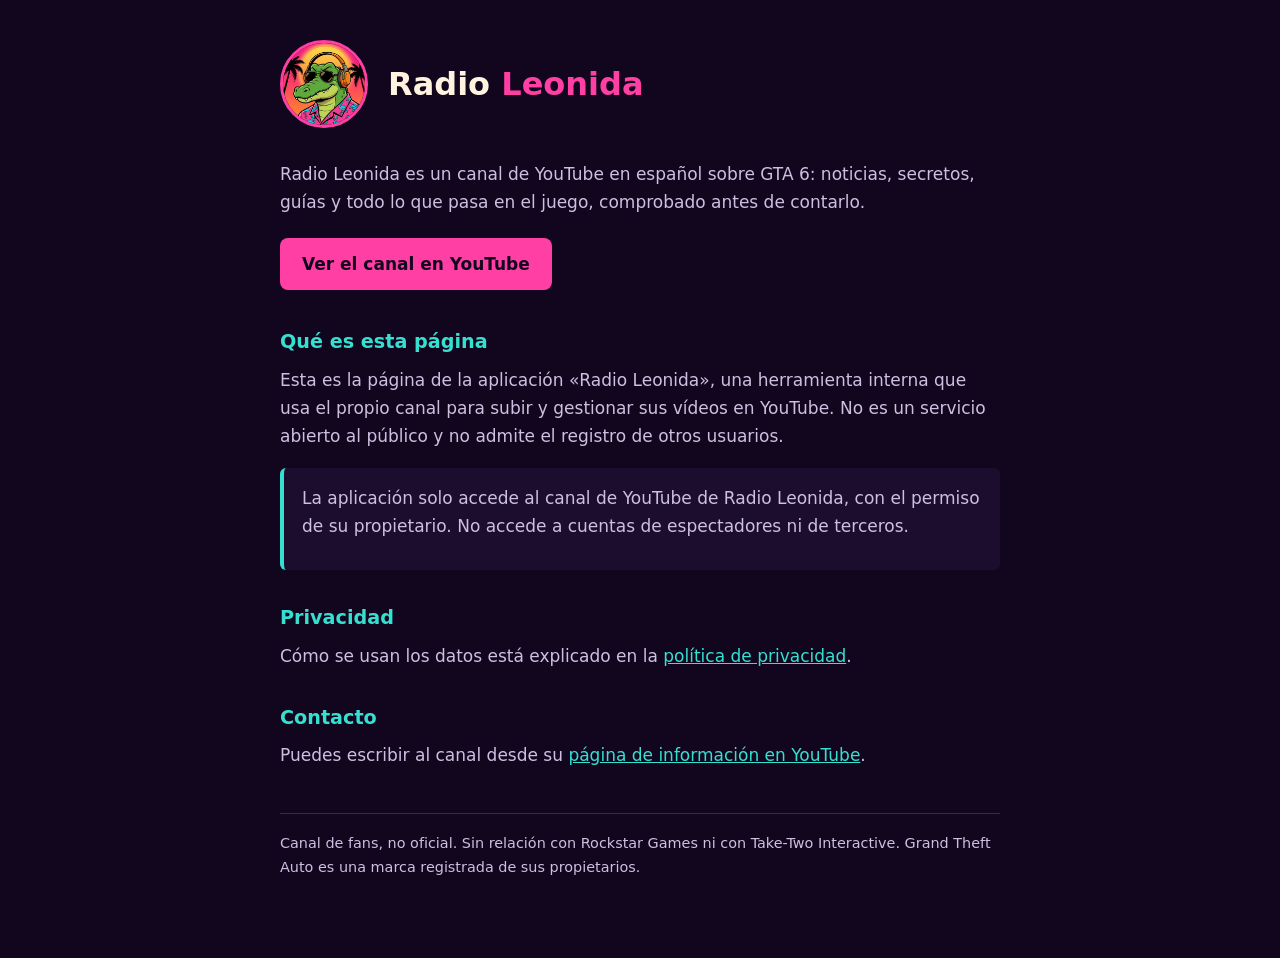
<file: index.html>
<!doctype html>
<html lang="es">
<head>
<meta charset="utf-8">
<meta name="viewport" content="width=device-width, initial-scale=1">
<title>Radio Leonida</title>
<meta name="description" content="Radio Leonida, canal de YouTube en español sobre GTA 6.">
<link rel="stylesheet" href="estilo.css">
<link rel="icon" href="icono.png">
</head>
<body>
<main>
<header>
<img src="icono.png" alt="Mascota de Radio Leonida: un caimán con auriculares">
<h1>Radio <span>Leonida</span></h1>
</header>

<p>Radio Leonida es un canal de YouTube en español sobre GTA 6: noticias, secretos, guías y todo lo que pasa en el juego, comprobado antes de contarlo.</p>

<a class="boton" href="https://www.youtube.com/@GTARadioLeonida">Ver el canal en YouTube</a>

<h2>Qué es esta página</h2>
<p>Esta es la página de la aplicación «Radio Leonida», una herramienta interna que usa el propio canal para subir y gestionar sus vídeos en YouTube. No es un servicio abierto al público y no admite el registro de otros usuarios.</p>

<div class="caja">
<p>La aplicación solo accede al canal de YouTube de Radio Leonida, con el permiso de su propietario. No accede a cuentas de espectadores ni de terceros.</p>
</div>

<h2>Privacidad</h2>
<p>Cómo se usan los datos está explicado en la <a href="privacidad.html">política de privacidad</a>.</p>

<h2>Contacto</h2>
<p>Puedes escribir al canal desde su <a href="https://www.youtube.com/@GTARadioLeonida/about">página de información en YouTube</a>.</p>

<footer>
<p>Canal de fans, no oficial. Sin relación con Rockstar Games ni con Take-Two Interactive. Grand Theft Auto es una marca registrada de sus propietarios.</p>
</footer>
</main>
</body>
</html>
</file>
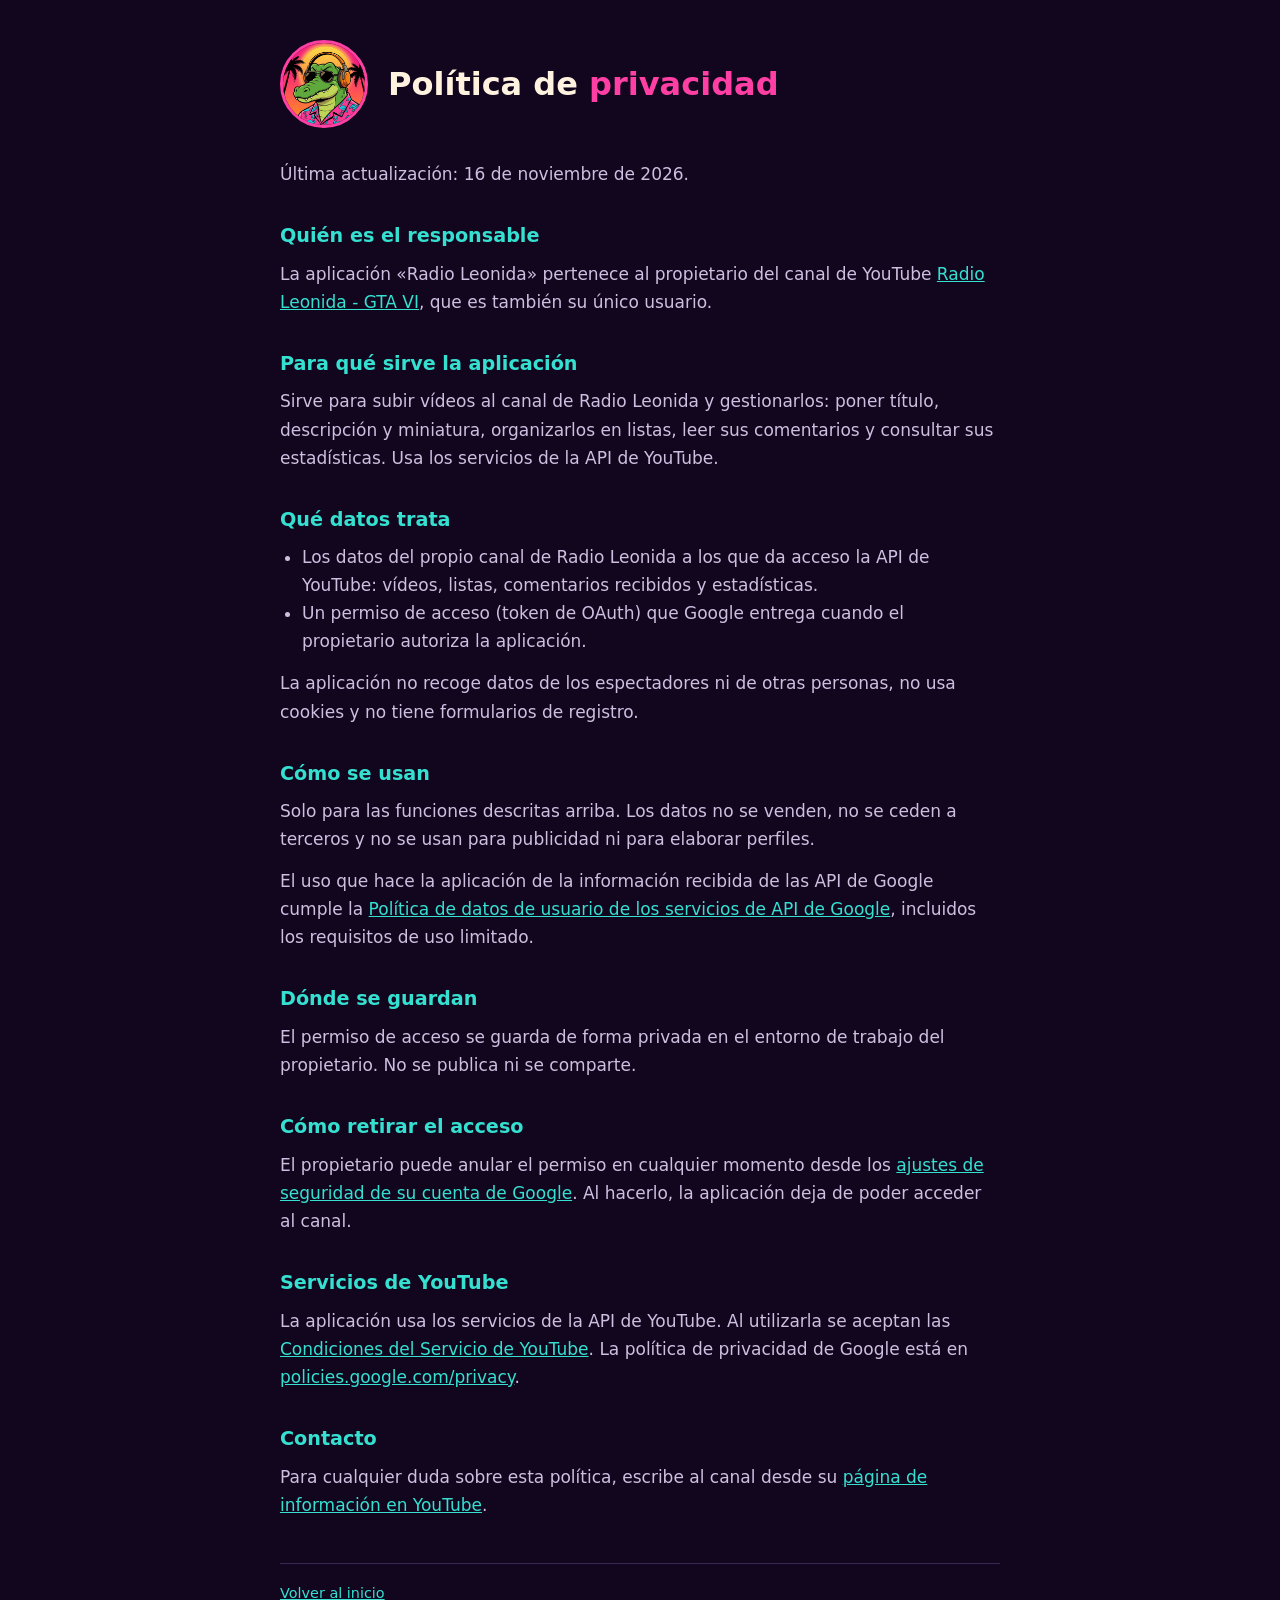
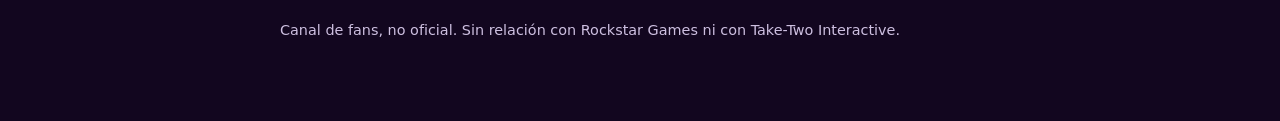
<file: privacidad.html>
<!doctype html>
<html lang="es">
<head>
<meta charset="utf-8">
<meta name="viewport" content="width=device-width, initial-scale=1">
<title>Política de privacidad · Radio Leonida</title>
<meta name="description" content="Política de privacidad de la aplicación Radio Leonida.">
<link rel="stylesheet" href="estilo.css">
<link rel="icon" href="icono.png">
</head>
<body>
<main>
<header>
<img src="icono.png" alt="Mascota de Radio Leonida: un caimán con auriculares">
<h1>Política de <span>privacidad</span></h1>
</header>

<p>Última actualización: 16 de noviembre de 2026.</p>

<h2>Quién es el responsable</h2>
<p>La aplicación «Radio Leonida» pertenece al propietario del canal de YouTube <a href="https://www.youtube.com/@GTARadioLeonida">Radio Leonida - GTA VI</a>, que es también su único usuario.</p>

<h2>Para qué sirve la aplicación</h2>
<p>Sirve para subir vídeos al canal de Radio Leonida y gestionarlos: poner título, descripción y miniatura, organizarlos en listas, leer sus comentarios y consultar sus estadísticas. Usa los servicios de la API de YouTube.</p>

<h2>Qué datos trata</h2>
<ul>
<li>Los datos del propio canal de Radio Leonida a los que da acceso la API de YouTube: vídeos, listas, comentarios recibidos y estadísticas.</li>
<li>Un permiso de acceso (token de OAuth) que Google entrega cuando el propietario autoriza la aplicación.</li>
</ul>
<p>La aplicación no recoge datos de los espectadores ni de otras personas, no usa cookies y no tiene formularios de registro.</p>

<h2>Cómo se usan</h2>
<p>Solo para las funciones descritas arriba. Los datos no se venden, no se ceden a terceros y no se usan para publicidad ni para elaborar perfiles.</p>
<p>El uso que hace la aplicación de la información recibida de las API de Google cumple la <a href="https://developers.google.com/terms/api-services-user-data-policy">Política de datos de usuario de los servicios de API de Google</a>, incluidos los requisitos de uso limitado.</p>

<h2>Dónde se guardan</h2>
<p>El permiso de acceso se guarda de forma privada en el entorno de trabajo del propietario. No se publica ni se comparte.</p>

<h2>Cómo retirar el acceso</h2>
<p>El propietario puede anular el permiso en cualquier momento desde los <a href="https://myaccount.google.com/permissions">ajustes de seguridad de su cuenta de Google</a>. Al hacerlo, la aplicación deja de poder acceder al canal.</p>

<h2>Servicios de YouTube</h2>
<p>La aplicación usa los servicios de la API de YouTube. Al utilizarla se aceptan las <a href="https://www.youtube.com/t/terms">Condiciones del Servicio de YouTube</a>. La política de privacidad de Google está en <a href="https://policies.google.com/privacy">policies.google.com/privacy</a>.</p>

<h2>Contacto</h2>
<p>Para cualquier duda sobre esta política, escribe al canal desde su <a href="https://www.youtube.com/@GTARadioLeonida/about">página de información en YouTube</a>.</p>

<footer>
<p><a href="index.html">Volver al inicio</a></p>
<p>Canal de fans, no oficial. Sin relación con Rockstar Games ni con Take-Two Interactive.</p>
</footer>
</main>
</body>
</html>
</file>
<file: estilo.css>
:root{--fondo:#12061f;--panel:#1c0d2e;--texto:#fff3e0;--suave:#cdbfe0;--rosa:#ff3fa4;--turquesa:#35e0d0}
*{box-sizing:border-box;margin:0;padding:0}
body{background:var(--fondo);color:var(--texto);font-family:system-ui,-apple-system,"Segoe UI",Roboto,sans-serif;line-height:1.65;font-size:17px}
main{max-width:760px;margin:0 auto;padding:40px 20px 64px}
header{display:flex;align-items:center;gap:20px;margin-bottom:32px}
header img{width:88px;height:88px;border-radius:50%;border:3px solid var(--rosa)}
h1{font-size:2rem;line-height:1.15}
h1 span{color:var(--rosa)}
h2{font-size:1.2rem;margin:32px 0 8px;color:var(--turquesa)}
p,li{color:var(--suave)}
p{margin:0 0 14px}
ul{margin:0 0 14px 22px}
a{color:var(--turquesa)}
.boton{display:inline-block;background:var(--rosa);color:#12061f;font-weight:700;text-decoration:none;padding:12px 22px;border-radius:8px;margin:8px 0 4px}
.caja{background:var(--panel);border-left:4px solid var(--turquesa);padding:16px 18px;border-radius:6px;margin:18px 0}
footer{margin-top:44px;padding-top:18px;border-top:1px solid #3a2752;font-size:.9rem}
</file>
